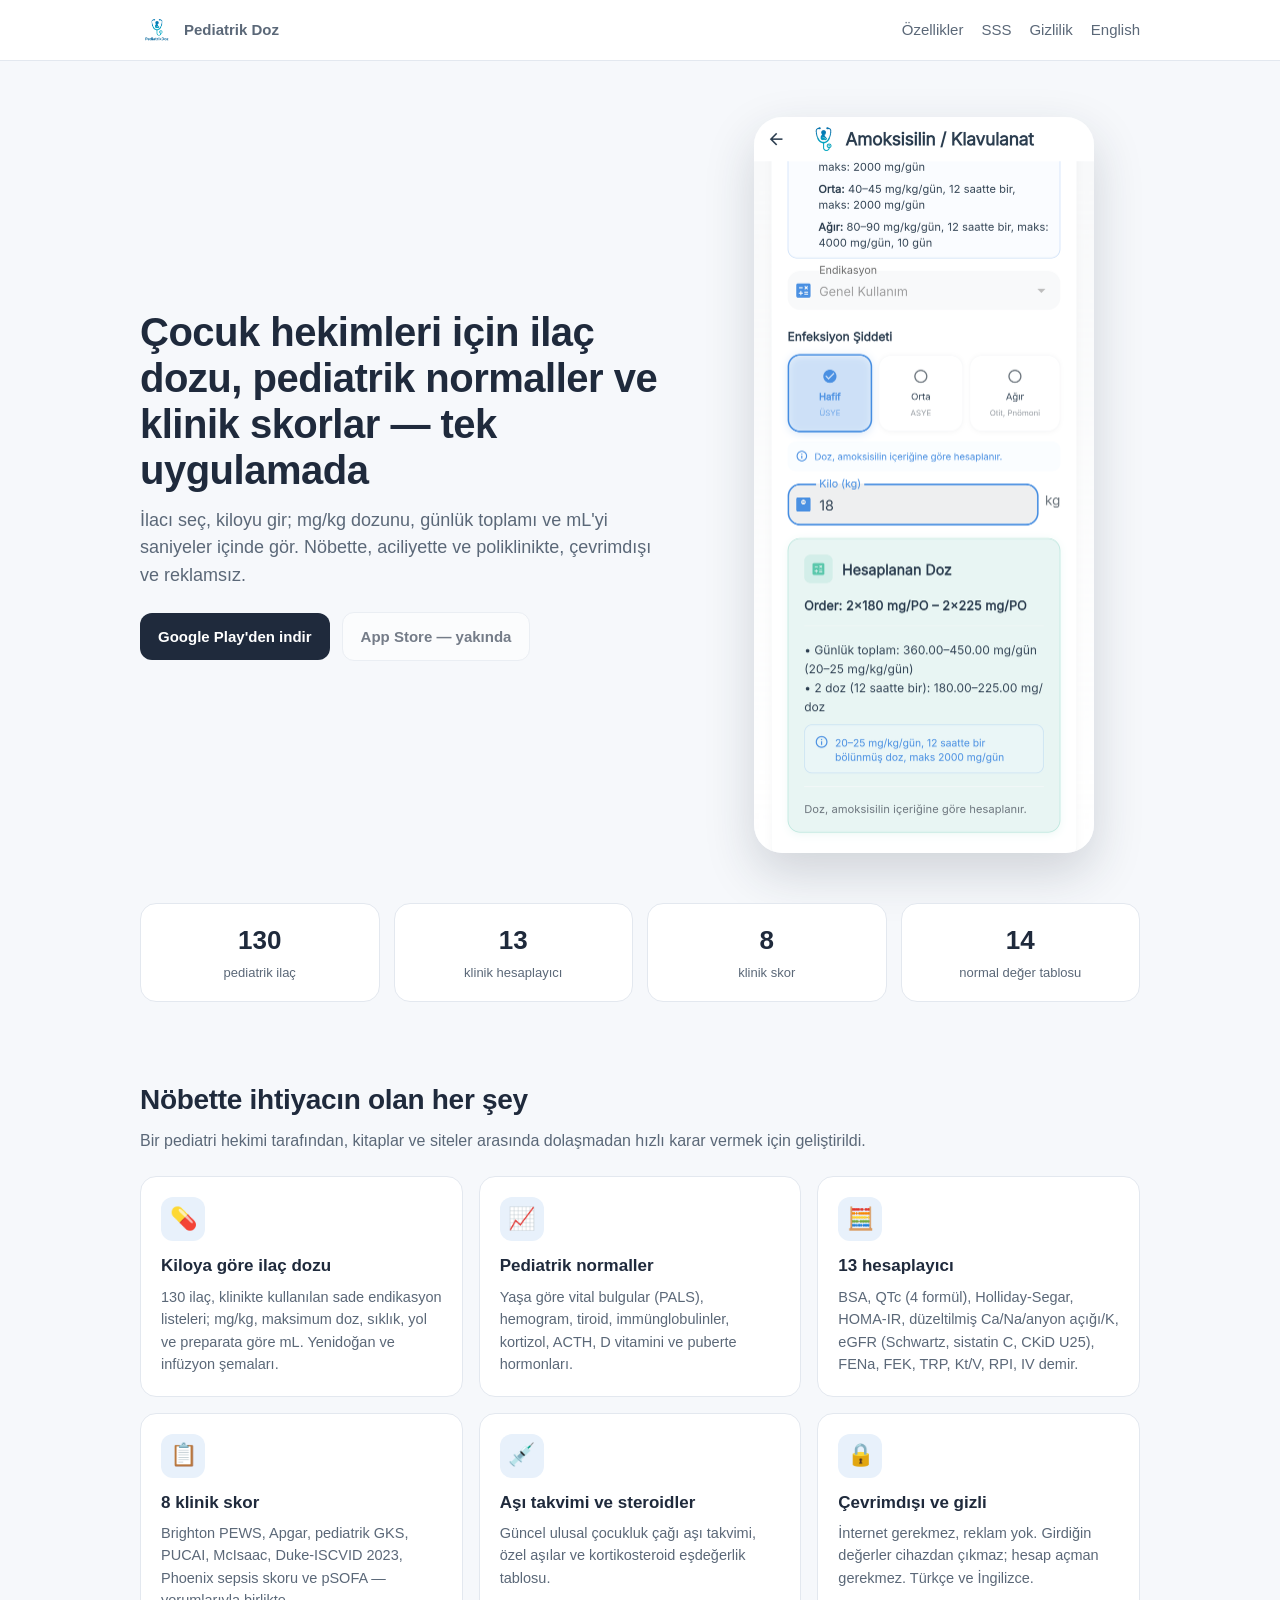
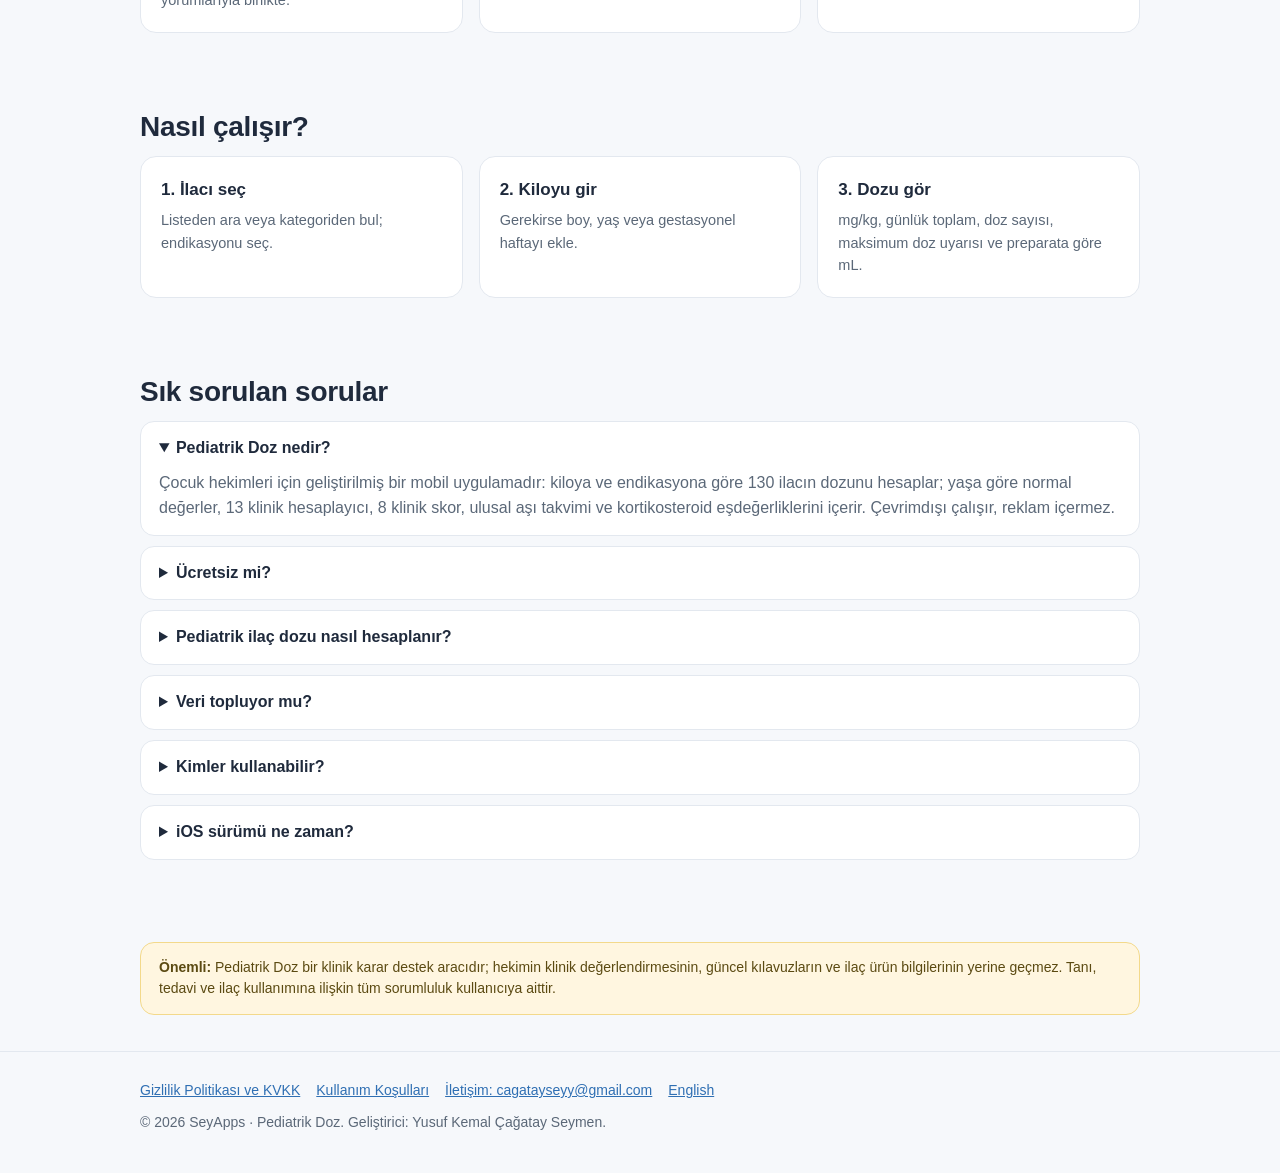
<file: index.html>
<!doctype html>
<html lang="tr">
<head>
<meta name="google-site-verification" content="6N6_e85mex_gUIIbDe6sx_kofOlQ2s7BIykoNclNKnE" />
  <meta charset="utf-8">
<meta name="viewport" content="width=device-width,initial-scale=1">
<title>Pediatrik Doz – Çocuk hekimleri için ilaç doz hesaplama, pediatrik normaller ve klinik skorlar</title>
<meta name="description" content="Pediatrik Doz: kiloya ve endikasyona göre çocuk ilaç dozu hesaplama (130 ilaç), yaşa göre pediatrik normal değerler, 13 klinik hesaplayıcı ve 8 skor. Çevrimdışı, reklamsız; Android'de yayında.">
<link rel="canonical" href="https://cagatayseyy-cmyk.github.io/pediatrikdoz-site/">
<link rel="alternate" hreflang="tr" href="https://cagatayseyy-cmyk.github.io/pediatrikdoz-site/">
<link rel="alternate" hreflang="en" href="https://cagatayseyy-cmyk.github.io/pediatrikdoz-site/en/">
<link rel="alternate" hreflang="x-default" href="https://cagatayseyy-cmyk.github.io/pediatrikdoz-site/">
<link rel="icon" href="img/icon.png" type="image/png">
<link rel="apple-touch-icon" href="img/icon.png">
<link rel="stylesheet" href="_style.css">
<meta name="robots" content="index,follow,max-image-preview:large">
<meta property="og:type" content="website">
<meta property="og:site_name" content="Pediatrik Doz">
<meta property="og:title" content="Pediatrik Doz – Çocuk hekimleri için ilaç doz hesaplama">
<meta property="og:description" content="130 ilaç, pediatrik normaller, 13 hesaplayıcı ve 8 klinik skor tek uygulamada. Çevrimdışı, reklamsız.">
<meta property="og:url" content="https://cagatayseyy-cmyk.github.io/pediatrikdoz-site/">
<meta property="og:image" content="https://cagatayseyy-cmyk.github.io/pediatrikdoz-site/img/og.png">
<meta property="og:locale" content="tr_TR">
<meta name="twitter:card" content="summary_large_image">
<script type="application/ld+json">
{
  "@context": "https://schema.org",
  "@graph": [
    {
      "@type": "MobileApplication",
      "@id": "https://cagatayseyy-cmyk.github.io/pediatrikdoz-site/#app",
      "name": "Pediatrik Doz",
      "alternateName": ["Pediatric Dose", "Pediatrik Doz: Çocuk İlaç Dozu"],
      "description": "Çocuk hekimleri için kiloya ve endikasyona göre ilaç doz hesaplama, yaşa göre pediatrik normal değerler, klinik hesaplayıcılar, klinik skorlar, aşı takvimi ve kortikosteroid eşdeğerlikleri. Çevrimdışı çalışır, reklam içermez.",
      "applicationCategory": "MedicalApplication",
      "applicationSubCategory": "Clinical decision support",
      "operatingSystem": "Android, iOS",
      "inLanguage": ["tr", "en"],
      "isAccessibleForFree": true,
      "offers": [
        {"@type": "Offer", "price": "0", "priceCurrency": "TRY", "description": "Ücretsiz indirme; 20 temel ilaç ve temel hesaplayıcılar ücretsiz"},
        {"@type": "Offer", "description": "Premium: aylık veya 6 aylık abonelik ya da tek seferlik ömür boyu erişim (mağaza fiyatı)"}
      ],
      "featureList": [
        "130 pediatrik ilaç için kiloya göre doz hesaplama (mg/kg, günlük toplam, mL)",
        "Yaşa göre vital bulgular, hemogram, tiroid, immünglobulin ve hormon referans aralıkları",
        "13 klinik hesaplayıcı: BSA, QTc, Holliday-Segar, HOMA-IR, düzeltilmiş elektrolitler, eGFR, FENa, FEK, TRP, Kt/V, RPI, IV demir",
        "8 klinik skor: Brighton PEWS, Apgar, pediatrik GKS, PUCAI, McIsaac, Duke-ISCVID 2023, Phoenix sepsis, pSOFA",
        "Ulusal çocukluk çağı aşı takvimi",
        "Kortikosteroid eşdeğerlik tablosu"
      ],
      "audience": {"@type": "Audience", "audienceType": "Çocuk sağlığı ve hastalıkları hekimleri, pediatri asistanları, aile hekimleri, pediatri hemşireleri"},
      "installUrl": "https://play.google.com/store/apps/details?id=com.pediatrikdoz.pediatrik_doz",
      "downloadUrl": "https://play.google.com/store/apps/details?id=com.pediatrikdoz.pediatrik_doz",
      "softwareVersion": "1.2.0",
      "datePublished": "2026-09-01",
      "author": {"@id": "https://cagatayseyy-cmyk.github.io/pediatrikdoz-site/#dev"},
      "publisher": {"@id": "https://cagatayseyy-cmyk.github.io/pediatrikdoz-site/#dev"},
      "screenshot": "https://cagatayseyy-cmyk.github.io/pediatrikdoz-site/img/shot-1.png",
      "image": "https://cagatayseyy-cmyk.github.io/pediatrikdoz-site/img/icon.png",
      "url": "https://cagatayseyy-cmyk.github.io/pediatrikdoz-site/"
    },
    {
      "@type": "Organization",
      "@id": "https://cagatayseyy-cmyk.github.io/pediatrikdoz-site/#dev",
      "name": "SeyApps",
      "url": "https://cagatayseyy-cmyk.github.io/pediatrikdoz-site/",
      "email": "cagatayseyy@gmail.com",
      "logo": "https://cagatayseyy-cmyk.github.io/pediatrikdoz-site/img/icon.png",
      "founder": {"@type": "Person", "name": "Yusuf Kemal Çağatay Seymen", "jobTitle": "Çocuk Sağlığı ve Hastalıkları Araştırma Görevlisi"}
    },
    {
      "@type": "WebSite",
      "@id": "https://cagatayseyy-cmyk.github.io/pediatrikdoz-site/#site",
      "url": "https://cagatayseyy-cmyk.github.io/pediatrikdoz-site/",
      "name": "Pediatrik Doz",
      "inLanguage": "tr"
    },
    {
      "@type": "FAQPage",
      "mainEntity": [
        {"@type": "Question", "name": "Pediatrik Doz nedir?", "acceptedAnswer": {"@type": "Answer", "text": "Pediatrik Doz, çocuk hekimleri için geliştirilmiş bir mobil uygulamadır. Kiloya ve endikasyona göre 130 ilacın dozunu hesaplar; ayrıca yaşa göre pediatrik normal değerler, 13 klinik hesaplayıcı, 8 klinik skor, ulusal aşı takvimi ve kortikosteroid eşdeğerliklerini içerir. Çevrimdışı çalışır ve reklam içermez."}},
        {"@type": "Question", "name": "Pediatrik Doz ücretsiz mi?", "acceptedAnswer": {"@type": "Answer", "text": "Uygulama ücretsiz indirilir. 20 temel ilaç ile temel hesaplayıcı ve skorlar ücretsizdir; diğer içerikler her gün sınırlı sayıda ücretsiz görüntülenebilir. Tüm içeriğe sınırsız erişim için aylık, 6 aylık veya tek seferlik ömür boyu Premium seçenekleri vardır."}},
        {"@type": "Question", "name": "Pediatrik ilaç dozu nasıl hesaplanır?", "acceptedAnswer": {"@type": "Answer", "text": "Çocuklarda ilaç dozu genellikle vücut ağırlığına göre (mg/kg/doz veya mg/kg/gün) hesaplanır; sonuç ilacın maksimum dozunu aşamaz ve günlük toplam, uygulama sıklığına göre bölünür. Pediatrik Doz bu hesabı yapar ve seçilen preparata göre mL cinsinden hacmi gösterir. Hesaplama bir yardımcı araçtır; nihai klinik karar hekime aittir."}},
        {"@type": "Question", "name": "Hangi hesaplayıcılar ve skorlar var?", "acceptedAnswer": {"@type": "Answer", "text": "Hesaplayıcılar: vücut yüzey alanı (Mosteller), QTc (Bazett, Fridericia, Framingham, Ashman), idame sıvı (Holliday-Segar), HOMA-IR, düzeltilmiş kalsiyum, sodyum, anyon açığı ve potasyum, eGFR (bedside Schwartz, sistatin C, CKiD, CKiD U25), TRP/TmP-GFR, FENa, FEK, 24 saatlik proteinüri, Kt/V, düzeltilmiş retikülosit/RPI ve IV demir ihtiyacı. Skorlar: Brighton PEWS, Apgar, pediatrik Glasgow Koma Skoru, PUCAI, McIsaac, Duke-ISCVID 2023, Phoenix sepsis skoru ve pSOFA."}},
        {"@type": "Question", "name": "Veri topluyor mu, hasta bilgisi kaydediyor mu?", "acceptedAnswer": {"@type": "Answer", "text": "Hayır. Girilen kilo ve laboratuvar değerleri yalnızca cihazda işlenir ve hiçbir sunucuya gönderilmez. Uygulama hesap açmayı gerektirmez; yalnızca abonelik durumunu doğrulamak için anonim bir kimlik kullanılır."}},
        {"@type": "Question", "name": "Kimler kullanabilir?", "acceptedAnswer": {"@type": "Answer", "text": "Uygulama sağlık profesyonelleri (çocuk sağlığı ve hastalıkları uzman ve asistanları, aile hekimleri, acil hekimleri, pediatri hemşireleri, intörnler) için tasarlanmıştır. Tıbbi tavsiye değildir ve tıbbi cihaz değildir; hasta ve veliler tarafından tedavi kararı vermek için kullanılamaz."}}
      ]
    }
  ]
}
</script>
</head>
<body>
<header><div class="wrap nav">
  <a class="brand" href="./"><img src="img/icon.png" alt="Pediatrik Doz logosu" width="34" height="34">Pediatrik Doz</a>
  <ul>
    <li><a href="#ozellikler">Özellikler</a></li>
    <li><a href="#sss">SSS</a></li>
    <li><a href="gizlilik/">Gizlilik</a></li>
    <li><a href="en/" hreflang="en">English</a></li>
  </ul>
</div></header>

<main class="wrap">
  <section class="hero">
    <div>
      <h1>Çocuk hekimleri için ilaç dozu, pediatrik normaller ve klinik skorlar — tek uygulamada</h1>
      <p class="lead">İlacı seç, kiloyu gir; mg/kg dozunu, günlük toplamı ve mL'yi saniyeler içinde gör. Nöbette, aciliyette ve poliklinikte, çevrimdışı ve reklamsız.</p>
      <div class="badges">
        <a class="btn primary" href="https://play.google.com/store/apps/details?id=com.pediatrikdoz.pediatrik_doz" rel="noopener">Google Play'den indir</a>
        <a class="btn ghost soon" href="#" aria-disabled="true">App Store — yakında</a>
      </div>
    </div>
    <img class="shot" src="img/shot-1.png" alt="Pediatrik Doz uygulamasında bir ilacın kiloya göre doz hesabı ekranı" width="340" height="736">
  </section>

  <div class="stats">
    <div class="stat"><b>130</b><span>pediatrik ilaç</span></div>
    <div class="stat"><b>13</b><span>klinik hesaplayıcı</span></div>
    <div class="stat"><b>8</b><span>klinik skor</span></div>
    <div class="stat"><b>14</b><span>normal değer tablosu</span></div>
  </div>

  <section id="ozellikler">
    <h2>Nöbette ihtiyacın olan her şey</h2>
    <p class="sub">Bir pediatri hekimi tarafından, kitaplar ve siteler arasında dolaşmadan hızlı karar vermek için geliştirildi.</p>
    <div class="grid">
      <div class="card"><div class="icon">💊</div><h3>Kiloya göre ilaç dozu</h3><p>130 ilaç, klinikte kullanılan sade endikasyon listeleri; mg/kg, maksimum doz, sıklık, yol ve preparata göre mL. Yenidoğan ve infüzyon şemaları.</p></div>
      <div class="card"><div class="icon">📈</div><h3>Pediatrik normaller</h3><p>Yaşa göre vital bulgular (PALS), hemogram, tiroid, immünglobulinler, kortizol, ACTH, D vitamini ve puberte hormonları.</p></div>
      <div class="card"><div class="icon">🧮</div><h3>13 hesaplayıcı</h3><p>BSA, QTc (4 formül), Holliday-Segar, HOMA-IR, düzeltilmiş Ca/Na/anyon açığı/K, eGFR (Schwartz, sistatin C, CKiD U25), FENa, FEK, TRP, Kt/V, RPI, IV demir.</p></div>
      <div class="card"><div class="icon">📋</div><h3>8 klinik skor</h3><p>Brighton PEWS, Apgar, pediatrik GKS, PUCAI, McIsaac, Duke-ISCVID 2023, Phoenix sepsis skoru ve pSOFA — yorumlarıyla birlikte.</p></div>
      <div class="card"><div class="icon">💉</div><h3>Aşı takvimi ve steroidler</h3><p>Güncel ulusal çocukluk çağı aşı takvimi, özel aşılar ve kortikosteroid eşdeğerlik tablosu.</p></div>
      <div class="card"><div class="icon">🔒</div><h3>Çevrimdışı ve gizli</h3><p>İnternet gerekmez, reklam yok. Girdiğin değerler cihazdan çıkmaz; hesap açman gerekmez. Türkçe ve İngilizce.</p></div>
    </div>
  </section>

  <section>
    <h2>Nasıl çalışır?</h2>
    <div class="grid">
      <div class="card"><h3>1. İlacı seç</h3><p>Listeden ara veya kategoriden bul; endikasyonu seç.</p></div>
      <div class="card"><h3>2. Kiloyu gir</h3><p>Gerekirse boy, yaş veya gestasyonel haftayı ekle.</p></div>
      <div class="card"><h3>3. Dozu gör</h3><p>mg/kg, günlük toplam, doz sayısı, maksimum doz uyarısı ve preparata göre mL.</p></div>
    </div>
  </section>

  <section id="sss" class="faq">
    <h2>Sık sorulan sorular</h2>
    <details open><summary>Pediatrik Doz nedir?</summary><p>Çocuk hekimleri için geliştirilmiş bir mobil uygulamadır: kiloya ve endikasyona göre 130 ilacın dozunu hesaplar; yaşa göre normal değerler, 13 klinik hesaplayıcı, 8 klinik skor, ulusal aşı takvimi ve kortikosteroid eşdeğerliklerini içerir. Çevrimdışı çalışır, reklam içermez.</p></details>
    <details><summary>Ücretsiz mi?</summary><p>Ücretsiz indirilir. 20 temel ilaç ile temel hesaplayıcı ve skorlar ücretsizdir; diğer içerikler her gün sınırlı sayıda ücretsiz görüntülenebilir. Sınırsız erişim için aylık, 6 aylık veya tek seferlik ömür boyu Premium vardır.</p></details>
    <details><summary>Pediatrik ilaç dozu nasıl hesaplanır?</summary><p>Çocuklarda doz genellikle vücut ağırlığına göre (mg/kg/doz veya mg/kg/gün) hesaplanır, ilacın maksimum dozunu aşamaz ve günlük toplam uygulama sıklığına bölünür. Uygulama bu hesabı yapar ve seçilen preparata göre mL hacmini gösterir. Sonuç bir yardımcı araçtır; nihai klinik karar hekime aittir.</p></details>
    <details><summary>Veri topluyor mu?</summary><p>Hayır. Girilen değerler yalnızca cihazda işlenir, sunucuya gönderilmez. Hesap açılmaz; sadece abonelik durumunu doğrulamak için anonim bir kimlik kullanılır. Ayrıntılar <a href="gizlilik/">gizlilik politikasında</a>.</p></details>
    <details><summary>Kimler kullanabilir?</summary><p>Sağlık profesyonelleri için tasarlanmıştır. Tıbbi tavsiye veya tıbbi cihaz değildir; hasta ve veliler tarafından tedavi kararı vermek için kullanılamaz.</p></details>
    <details><summary>iOS sürümü ne zaman?</summary><p>App Store sürümü inceleme aşamasındadır; yayınlandığında bu sayfada ve mağazada duyurulacaktır.</p></details>
  </section>

  <section>
    <div class="notice"><strong>Önemli:</strong> Pediatrik Doz bir klinik karar destek aracıdır; hekimin klinik değerlendirmesinin, güncel kılavuzların ve ilaç ürün bilgilerinin yerine geçmez. Tanı, tedavi ve ilaç kullanımına ilişkin tüm sorumluluk kullanıcıya aittir.</div>
  </section>
</main>

<footer><div class="wrap">
  <div class="links">
    <a href="gizlilik/">Gizlilik Politikası ve KVKK</a>
    <a href="kullanim-kosullari/">Kullanım Koşulları</a>
    <a href="mailto:cagatayseyy@gmail.com">İletişim: cagatayseyy@gmail.com</a>
    <a href="en/">English</a>
  </div>
  <div>© 2026 SeyApps · Pediatrik Doz. Geliştirici: Yusuf Kemal Çağatay Seymen.</div>
</div></footer>
</body>
</html>
</file>
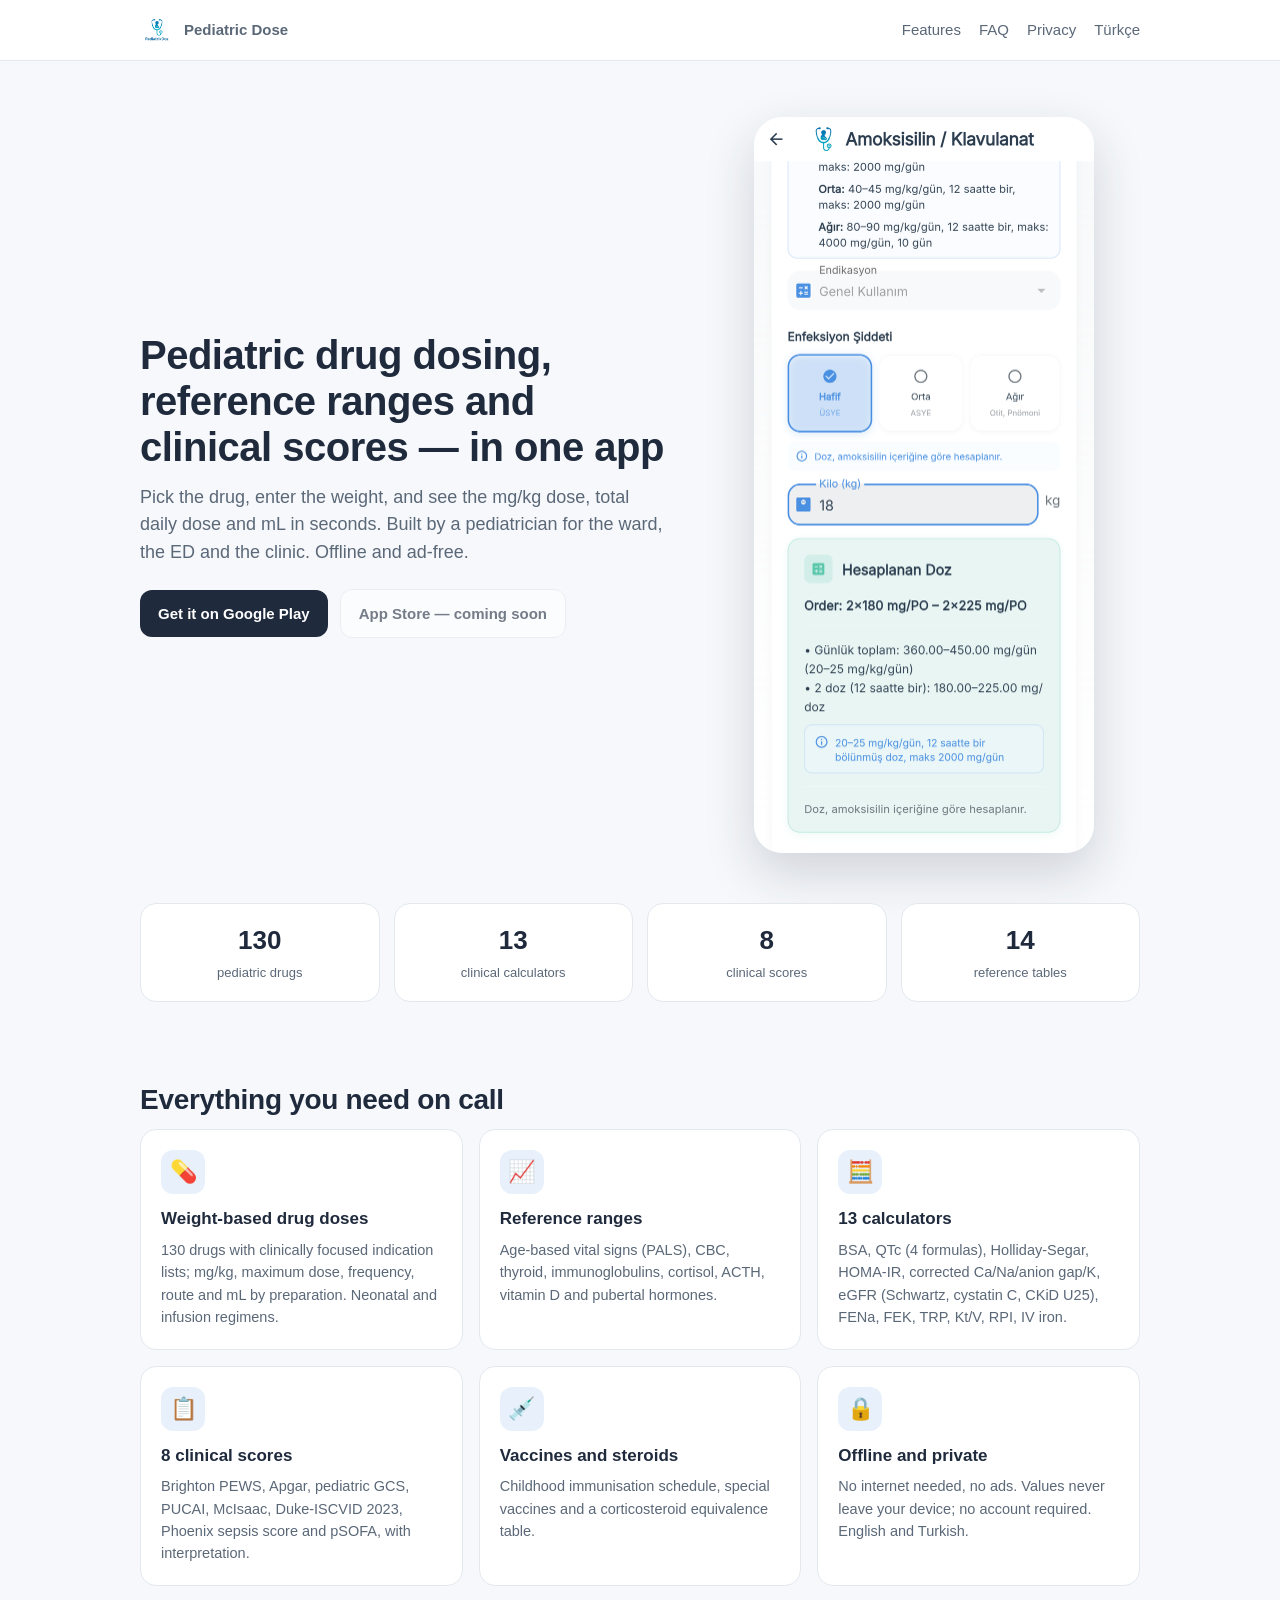
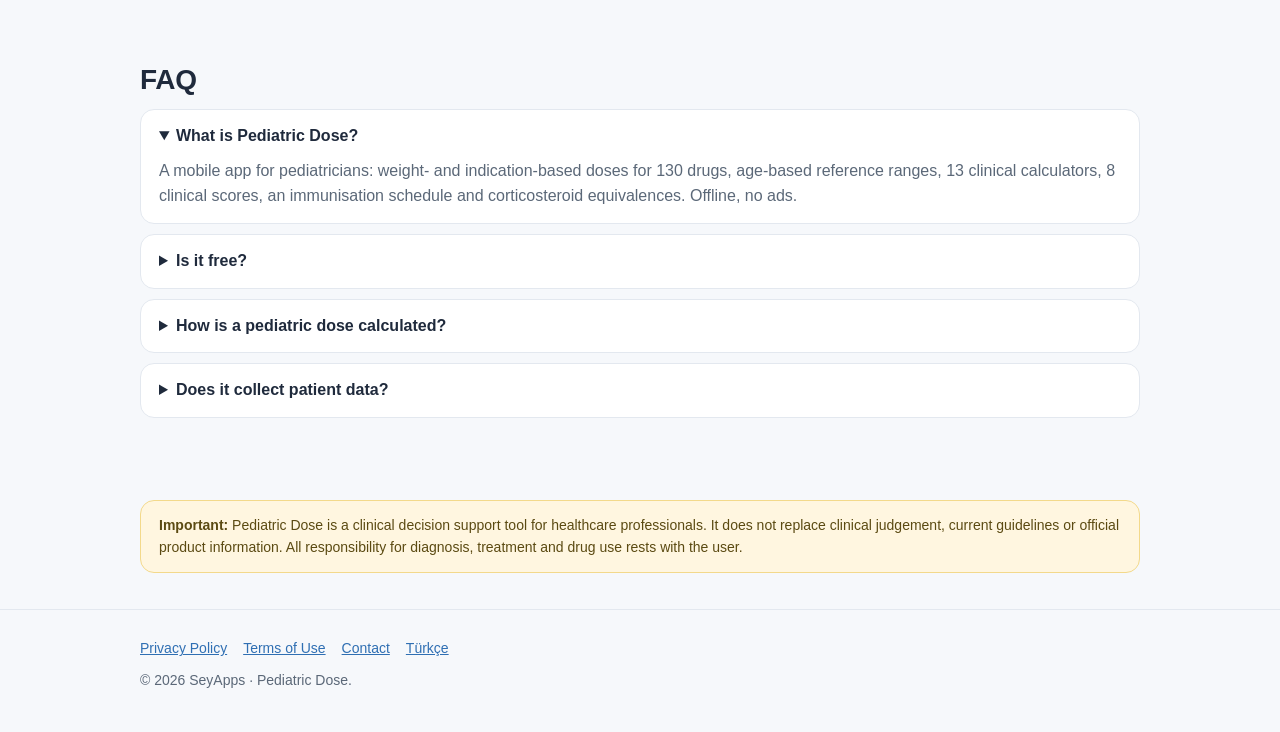
<file: en/index.html>
<!doctype html>
<html lang="en">
<head>
<meta name="google-site-verification" content="6N6_e85mex_gUIIbDe6sx_kofOlQ2s7BIykoNclNKnE" />
  <meta charset="utf-8">
<meta name="viewport" content="width=device-width,initial-scale=1">
<title>Pediatric Dose – Pediatric drug dosing calculator, reference ranges and clinical scores</title>
<meta name="description" content="Pediatric Dose: weight-based pediatric drug dose calculator (130 drugs), age-based reference ranges, 13 clinical calculators and 8 clinical scores for pediatricians. Offline, ad-free, on Android.">
<link rel="canonical" href="https://cagatayseyy-cmyk.github.io/pediatrikdoz-site/en/">
<link rel="alternate" hreflang="en" href="https://cagatayseyy-cmyk.github.io/pediatrikdoz-site/en/">
<link rel="alternate" hreflang="tr" href="https://cagatayseyy-cmyk.github.io/pediatrikdoz-site/">
<link rel="alternate" hreflang="x-default" href="https://cagatayseyy-cmyk.github.io/pediatrikdoz-site/">
<link rel="icon" href="../img/icon.png" type="image/png">
<link rel="stylesheet" href="../_style.css">
<meta name="robots" content="index,follow,max-image-preview:large">
<meta property="og:type" content="website">
<meta property="og:title" content="Pediatric Dose – Pediatric drug dosing calculator">
<meta property="og:description" content="130 drugs, reference ranges, 13 calculators and 8 clinical scores in one offline, ad-free app for pediatricians.">
<meta property="og:url" content="https://cagatayseyy-cmyk.github.io/pediatrikdoz-site/en/">
<meta property="og:image" content="https://cagatayseyy-cmyk.github.io/pediatrikdoz-site/img/og.png">
<meta property="og:locale" content="en_US">
<meta name="twitter:card" content="summary_large_image">
<script type="application/ld+json">
{
  "@context": "https://schema.org",
  "@graph": [
    {
      "@type": "MobileApplication",
      "@id": "https://cagatayseyy-cmyk.github.io/pediatrikdoz-site/#app",
      "name": "Pediatric Dose",
      "alternateName": ["Pediatrik Doz"],
      "description": "Weight-based pediatric drug dose calculator with 130 drugs, age-based reference ranges, 13 clinical calculators, 8 clinical scores, immunisation schedule and corticosteroid equivalence. Works offline, no ads.",
      "applicationCategory": "MedicalApplication",
      "operatingSystem": "Android, iOS",
      "inLanguage": ["en", "tr"],
      "isAccessibleForFree": true,
      "offers": [{"@type": "Offer", "price": "0", "priceCurrency": "USD", "description": "Free download; 20 core drugs and core calculators free; Premium subscription or one-time lifetime purchase"}],
      "featureList": [
        "Weight-based dosing for 130 pediatric drugs (mg/kg, total daily dose, mL)",
        "Age-based vital signs, CBC, thyroid, immunoglobulin and hormone reference ranges",
        "13 calculators: BSA, QTc, Holliday-Segar, HOMA-IR, corrected electrolytes, eGFR, FENa, FEK, TRP, Kt/V, RPI, IV iron",
        "8 scores: Brighton PEWS, Apgar, pediatric GCS, PUCAI, McIsaac, Duke-ISCVID 2023, Phoenix sepsis, pSOFA"
      ],
      "audience": {"@type": "Audience", "audienceType": "Pediatricians, pediatric residents, family physicians, pediatric nurses"},
      "installUrl": "https://play.google.com/store/apps/details?id=com.pediatrikdoz.pediatrik_doz",
      "softwareVersion": "1.2.0",
      "author": {"@type": "Organization", "name": "SeyApps", "email": "cagatayseyy@gmail.com"},
      "url": "https://cagatayseyy-cmyk.github.io/pediatrikdoz-site/en/"
    },
    {
      "@type": "FAQPage",
      "mainEntity": [
        {"@type": "Question", "name": "What is Pediatric Dose?", "acceptedAnswer": {"@type": "Answer", "text": "Pediatric Dose is a mobile app for pediatricians. It calculates weight- and indication-based doses for 130 drugs and includes age-based reference ranges, 13 clinical calculators, 8 clinical scores, an immunisation schedule and corticosteroid equivalences. It works offline and has no ads."}},
        {"@type": "Question", "name": "Is Pediatric Dose free?", "acceptedAnswer": {"@type": "Answer", "text": "The app is free to download. 20 core drugs and the core calculators and scores are free; other content can be viewed a limited number of times per day. Premium (monthly, 6-month or one-time lifetime) unlocks everything."}},
        {"@type": "Question", "name": "How is a pediatric drug dose calculated?", "acceptedAnswer": {"@type": "Answer", "text": "Pediatric doses are usually calculated per kilogram of body weight (mg/kg/dose or mg/kg/day), capped at the drug's maximum dose and divided by the dosing frequency. Pediatric Dose performs this calculation and shows the volume in mL for the selected preparation. The result is a supporting tool; the final clinical decision rests with the clinician."}},
        {"@type": "Question", "name": "Does the app collect patient data?", "acceptedAnswer": {"@type": "Answer", "text": "No. Weights and laboratory values are processed only on the device and never sent to a server. No account is required; only an anonymous identifier is used to verify subscription status."}}
      ]
    }
  ]
}
</script>
</head>
<body>
<header><div class="wrap nav">
  <a class="brand" href="./"><img src="../img/icon.png" alt="Pediatric Dose logo" width="34" height="34">Pediatric Dose</a>
  <ul>
    <li><a href="#features">Features</a></li>
    <li><a href="#faq">FAQ</a></li>
    <li><a href="../gizlilik/">Privacy</a></li>
    <li><a href="../" hreflang="tr">Türkçe</a></li>
  </ul>
</div></header>

<main class="wrap">
  <section class="hero">
    <div>
      <h1>Pediatric drug dosing, reference ranges and clinical scores — in one app</h1>
      <p class="lead">Pick the drug, enter the weight, and see the mg/kg dose, total daily dose and mL in seconds. Built by a pediatrician for the ward, the ED and the clinic. Offline and ad-free.</p>
      <div class="badges">
        <a class="btn primary" href="https://play.google.com/store/apps/details?id=com.pediatrikdoz.pediatrik_doz&hl=en" rel="noopener">Get it on Google Play</a>
        <a class="btn ghost soon" href="#" aria-disabled="true">App Store — coming soon</a>
      </div>
    </div>
    <img class="shot" src="../img/shot-1.png" alt="Pediatric Dose app showing a weight-based dose calculation" width="340" height="736">
  </section>

  <div class="stats">
    <div class="stat"><b>130</b><span>pediatric drugs</span></div>
    <div class="stat"><b>13</b><span>clinical calculators</span></div>
    <div class="stat"><b>8</b><span>clinical scores</span></div>
    <div class="stat"><b>14</b><span>reference tables</span></div>
  </div>

  <section id="features">
    <h2>Everything you need on call</h2>
    <div class="grid">
      <div class="card"><div class="icon">💊</div><h3>Weight-based drug doses</h3><p>130 drugs with clinically focused indication lists; mg/kg, maximum dose, frequency, route and mL by preparation. Neonatal and infusion regimens.</p></div>
      <div class="card"><div class="icon">📈</div><h3>Reference ranges</h3><p>Age-based vital signs (PALS), CBC, thyroid, immunoglobulins, cortisol, ACTH, vitamin D and pubertal hormones.</p></div>
      <div class="card"><div class="icon">🧮</div><h3>13 calculators</h3><p>BSA, QTc (4 formulas), Holliday-Segar, HOMA-IR, corrected Ca/Na/anion gap/K, eGFR (Schwartz, cystatin C, CKiD U25), FENa, FEK, TRP, Kt/V, RPI, IV iron.</p></div>
      <div class="card"><div class="icon">📋</div><h3>8 clinical scores</h3><p>Brighton PEWS, Apgar, pediatric GCS, PUCAI, McIsaac, Duke-ISCVID 2023, Phoenix sepsis score and pSOFA, with interpretation.</p></div>
      <div class="card"><div class="icon">💉</div><h3>Vaccines and steroids</h3><p>Childhood immunisation schedule, special vaccines and a corticosteroid equivalence table.</p></div>
      <div class="card"><div class="icon">🔒</div><h3>Offline and private</h3><p>No internet needed, no ads. Values never leave your device; no account required. English and Turkish.</p></div>
    </div>
  </section>

  <section id="faq" class="faq">
    <h2>FAQ</h2>
    <details open><summary>What is Pediatric Dose?</summary><p>A mobile app for pediatricians: weight- and indication-based doses for 130 drugs, age-based reference ranges, 13 clinical calculators, 8 clinical scores, an immunisation schedule and corticosteroid equivalences. Offline, no ads.</p></details>
    <details><summary>Is it free?</summary><p>Free to download. 20 core drugs and the core calculators and scores are free; other content can be viewed a limited number of times per day. Premium (monthly, 6-month or one-time lifetime) unlocks everything.</p></details>
    <details><summary>How is a pediatric dose calculated?</summary><p>Per kilogram of body weight (mg/kg/dose or mg/kg/day), capped at the maximum dose and divided by the dosing frequency. The app does the maths and shows mL by preparation. It is a supporting tool; the final decision rests with the clinician.</p></details>
    <details><summary>Does it collect patient data?</summary><p>No. Values are processed on the device only. See the <a href="../gizlilik/">privacy policy</a>.</p></details>
  </section>

  <section><div class="notice"><strong>Important:</strong> Pediatric Dose is a clinical decision support tool for healthcare professionals. It does not replace clinical judgement, current guidelines or official product information. All responsibility for diagnosis, treatment and drug use rests with the user.</div></section>
</main>

<footer><div class="wrap">
  <div class="links"><a href="../gizlilik/">Privacy Policy</a><a href="../kullanim-kosullari/">Terms of Use</a><a href="mailto:cagatayseyy@gmail.com">Contact</a><a href="../">Türkçe</a></div>
  <div>© 2026 SeyApps · Pediatric Dose.</div>
</div></footer>
</body>
</html>
</file>
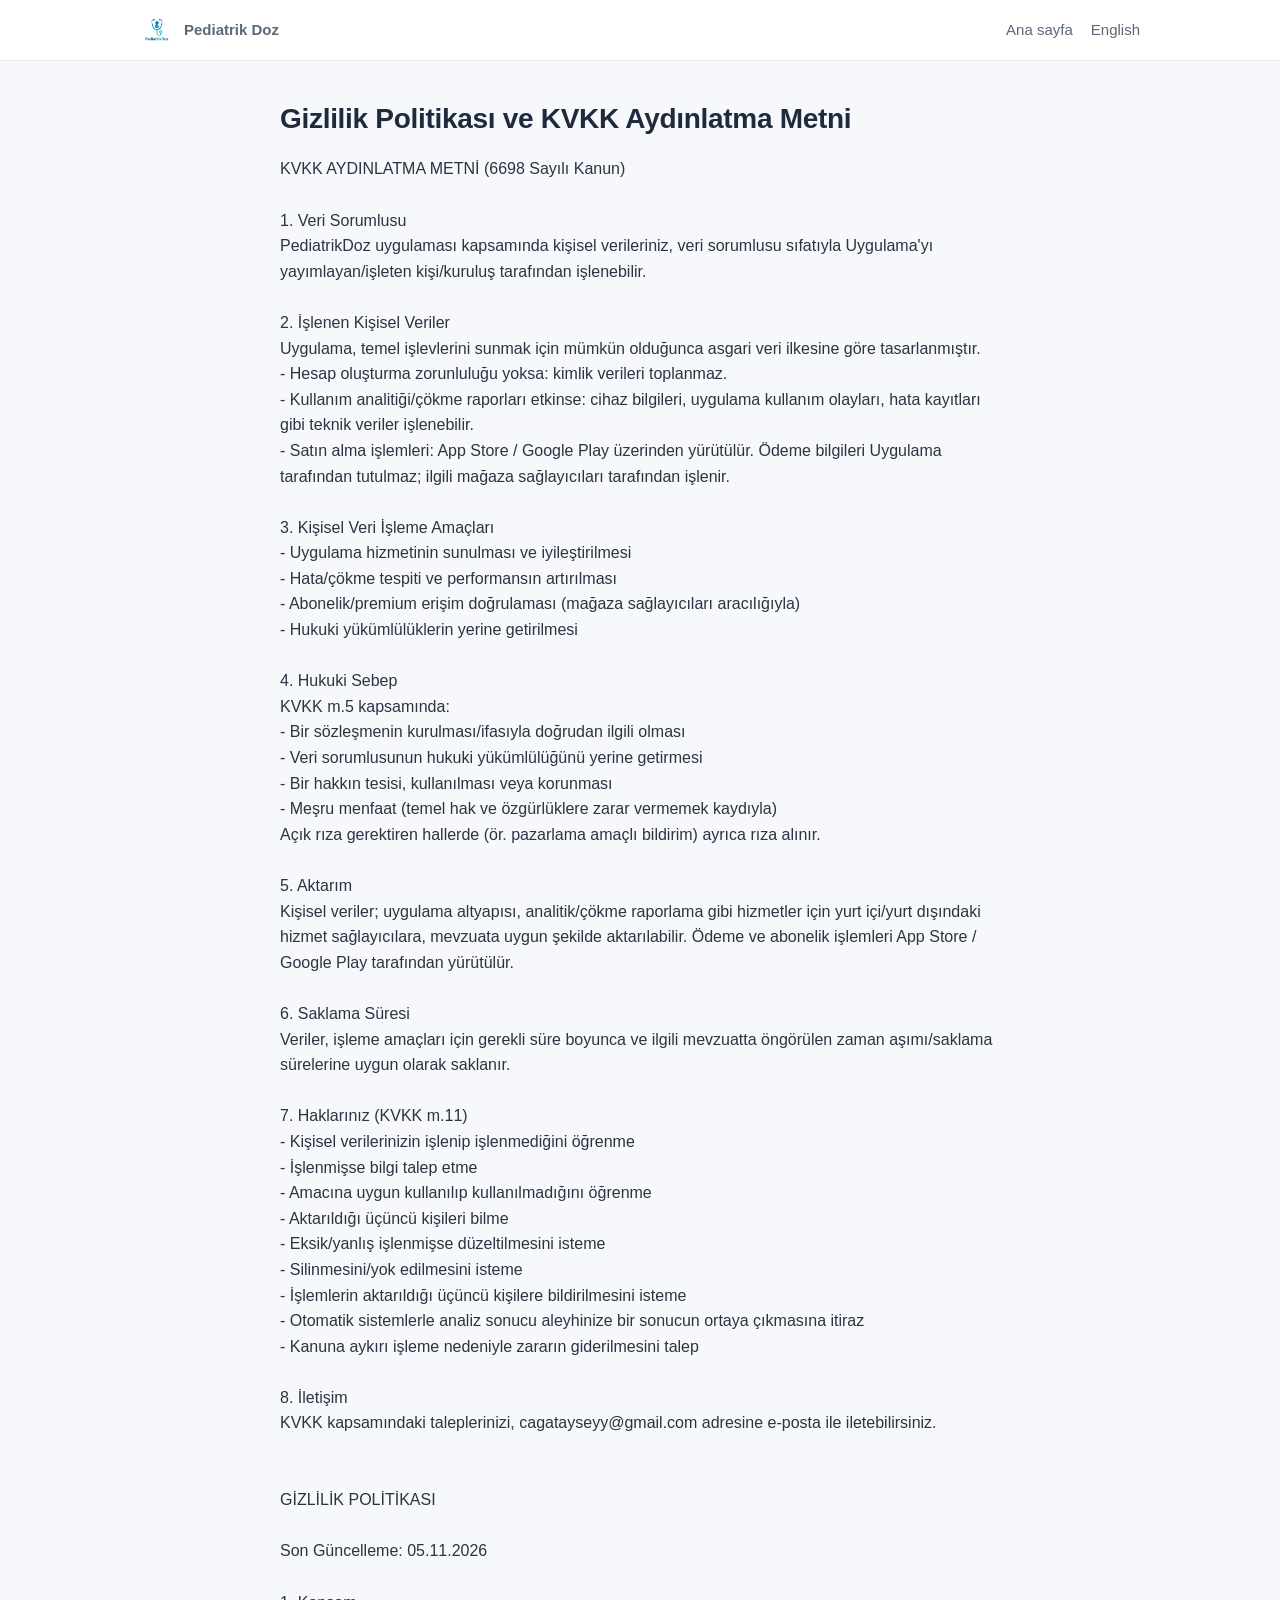
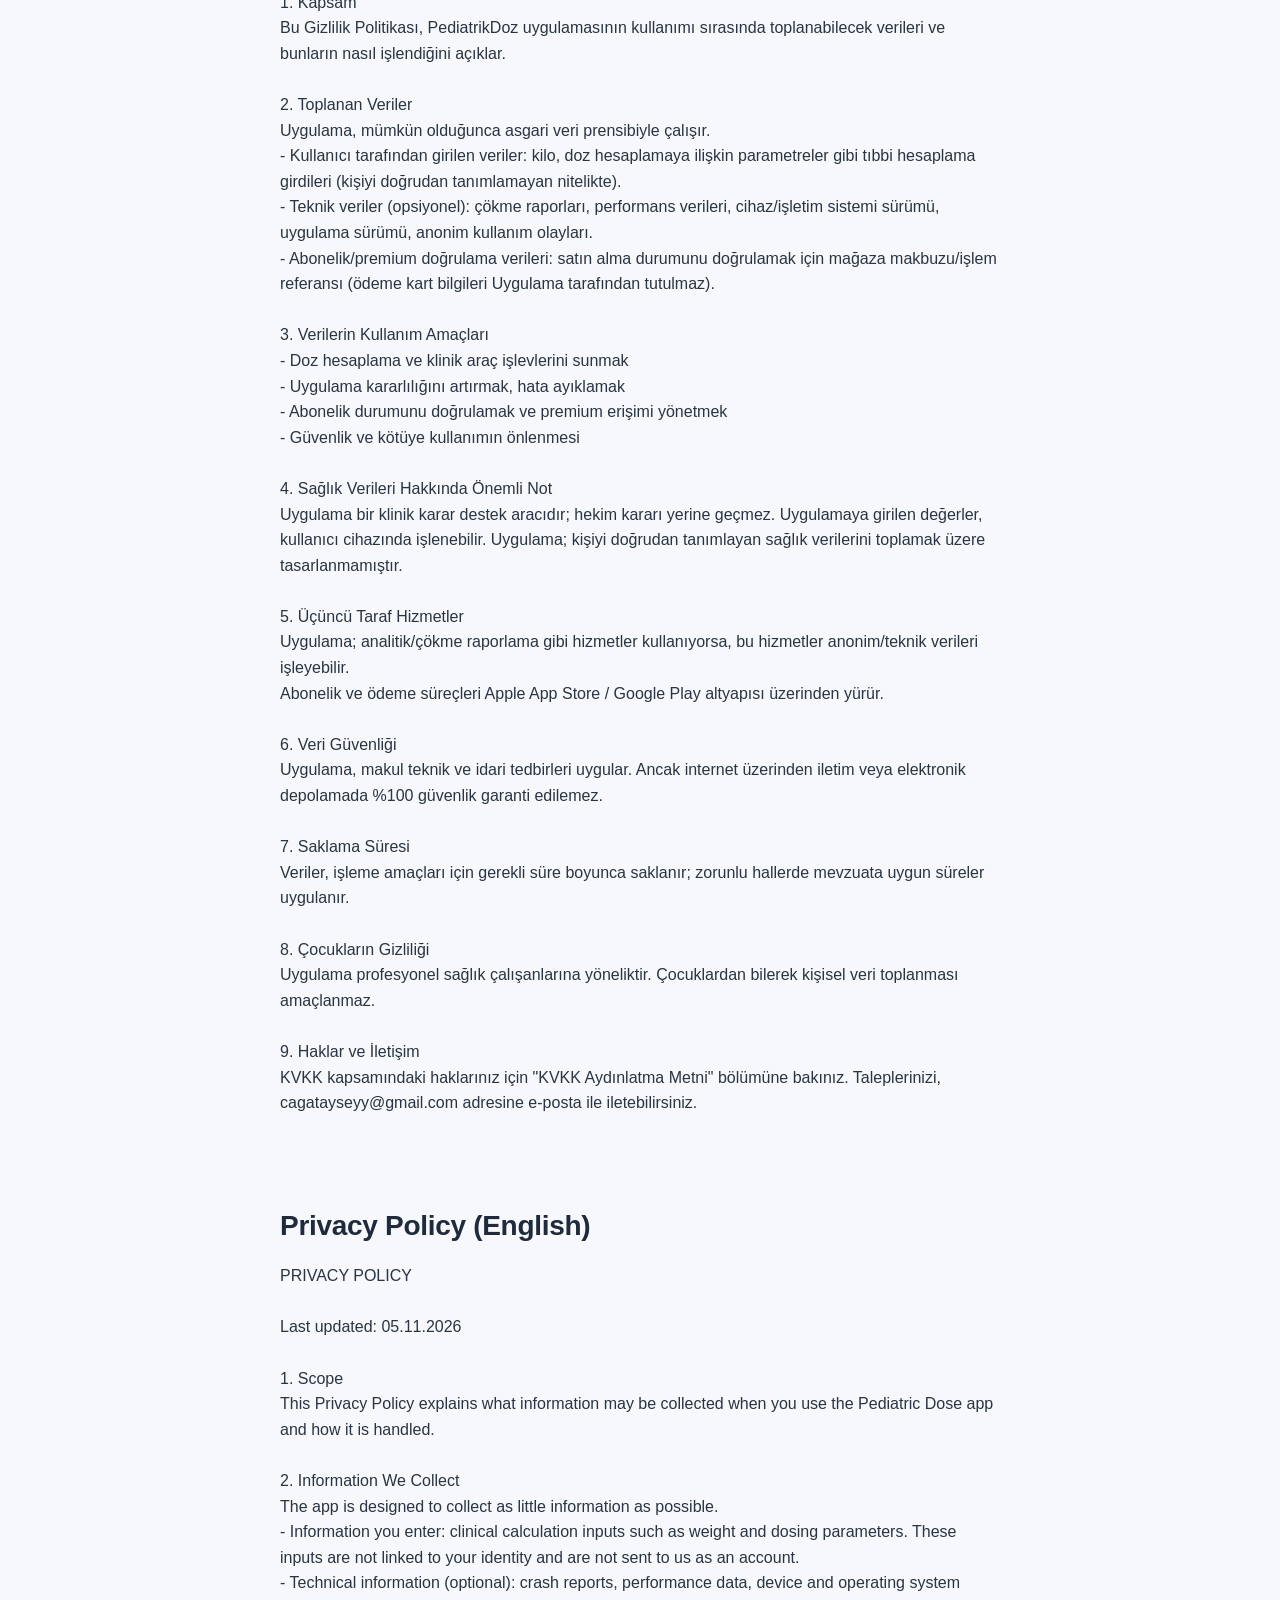
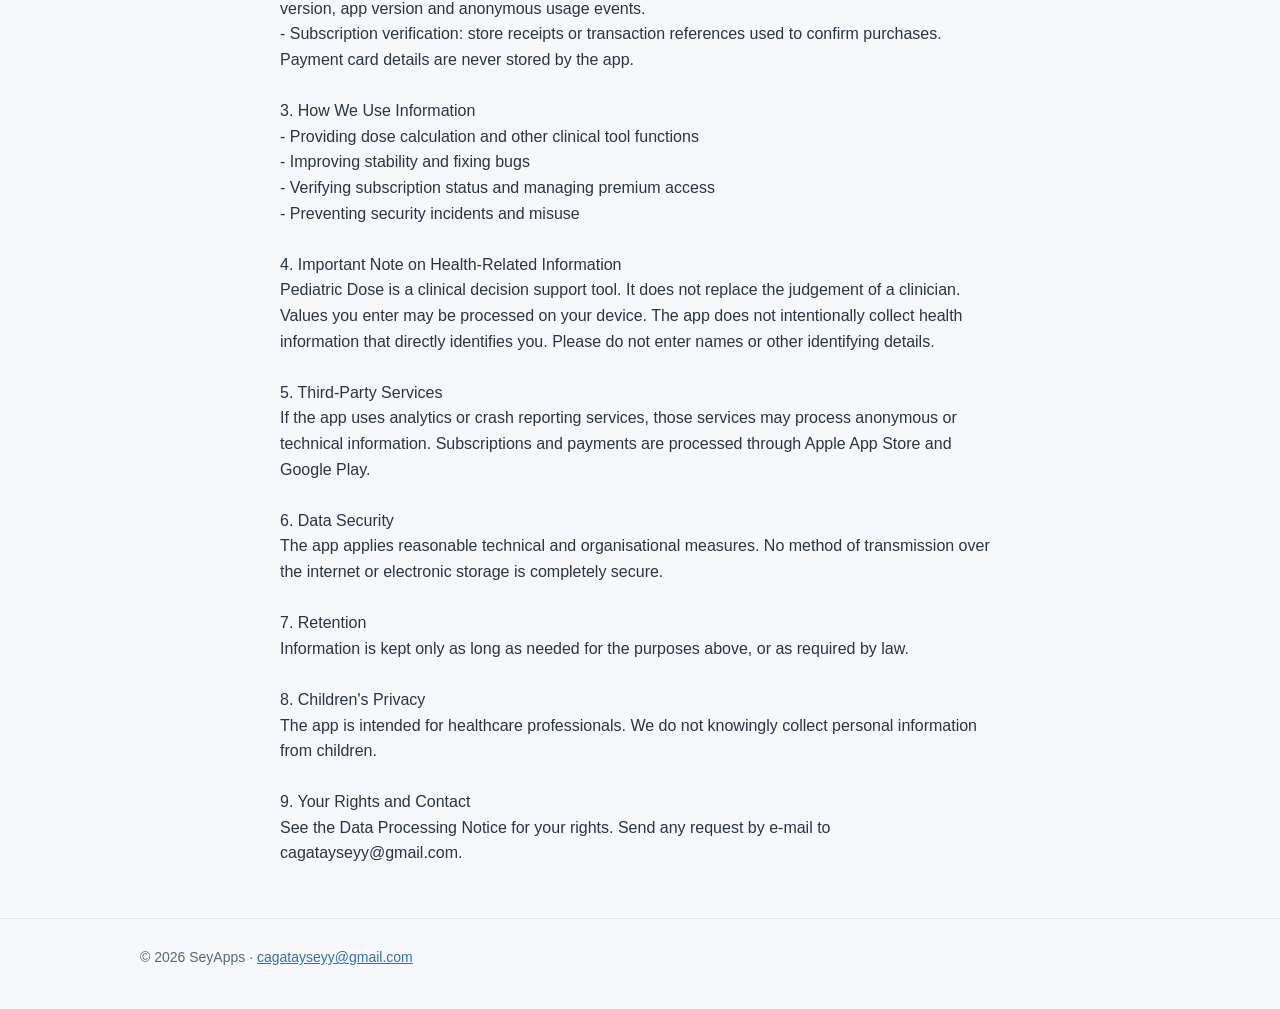
<file: gizlilik/index.html>
<!doctype html>
<html lang="tr"><head><meta charset="utf-8"><meta name="viewport" content="width=device-width,initial-scale=1">
<title>Gizlilik Politikası ve KVKK Aydınlatma Metni – Pediatrik Doz</title><meta name="description" content="Pediatrik Doz uygulamasının gizlilik politikası ve KVKK aydınlatma metni; hangi veriler işlenir, abonelik ve üçüncü taraflar, haklarınız.">
<link rel="canonical" href="https://cagatayseyy-cmyk.github.io/pediatrikdoz-site/gizlilik/"><link rel="stylesheet" href="../_style.css"><link rel="icon" href="../img/icon.png">
</head><body>
<header><div class="wrap nav"><a class="brand" href="../"><img src="../img/icon.png" alt="" width="34" height="34">Pediatrik Doz</a><ul><li><a href="../">Ana sayfa</a></li><li><a href="../en/">English</a></li></ul></div></header>
<main class="wrap legal"><section><h2>Gizlilik Politikası ve KVKK Aydınlatma Metni</h2><pre>KVKK AYDINLATMA METNİ (6698 Sayılı Kanun)

1. Veri Sorumlusu
PediatrikDoz uygulaması kapsamında kişisel verileriniz, veri sorumlusu sıfatıyla Uygulama&#x27;yı yayımlayan/işleten kişi/kuruluş tarafından işlenebilir.

2. İşlenen Kişisel Veriler
Uygulama, temel işlevlerini sunmak için mümkün olduğunca asgari veri ilkesine göre tasarlanmıştır.
- Hesap oluşturma zorunluluğu yoksa: kimlik verileri toplanmaz.
- Kullanım analitiği/çökme raporları etkinse: cihaz bilgileri, uygulama kullanım olayları, hata kayıtları gibi teknik veriler işlenebilir.
- Satın alma işlemleri: App Store / Google Play üzerinden yürütülür. Ödeme bilgileri Uygulama tarafından tutulmaz; ilgili mağaza sağlayıcıları tarafından işlenir.

3. Kişisel Veri İşleme Amaçları
- Uygulama hizmetinin sunulması ve iyileştirilmesi
- Hata/çökme tespiti ve performansın artırılması
- Abonelik/premium erişim doğrulaması (mağaza sağlayıcıları aracılığıyla)
- Hukuki yükümlülüklerin yerine getirilmesi

4. Hukuki Sebep
KVKK m.5 kapsamında:
- Bir sözleşmenin kurulması/ifasıyla doğrudan ilgili olması
- Veri sorumlusunun hukuki yükümlülüğünü yerine getirmesi
- Bir hakkın tesisi, kullanılması veya korunması
- Meşru menfaat (temel hak ve özgürlüklere zarar vermemek kaydıyla)
Açık rıza gerektiren hallerde (ör. pazarlama amaçlı bildirim) ayrıca rıza alınır.

5. Aktarım
Kişisel veriler; uygulama altyapısı, analitik/çökme raporlama gibi hizmetler için yurt içi/yurt dışındaki hizmet sağlayıcılara, mevzuata uygun şekilde aktarılabilir. Ödeme ve abonelik işlemleri App Store / Google Play tarafından yürütülür.

6. Saklama Süresi
Veriler, işleme amaçları için gerekli süre boyunca ve ilgili mevzuatta öngörülen zaman aşımı/saklama sürelerine uygun olarak saklanır.

7. Haklarınız (KVKK m.11)
- Kişisel verilerinizin işlenip işlenmediğini öğrenme
- İşlenmişse bilgi talep etme
- Amacına uygun kullanılıp kullanılmadığını öğrenme
- Aktarıldığı üçüncü kişileri bilme
- Eksik/yanlış işlenmişse düzeltilmesini isteme
- Silinmesini/yok edilmesini isteme
- İşlemlerin aktarıldığı üçüncü kişilere bildirilmesini isteme
- Otomatik sistemlerle analiz sonucu aleyhinize bir sonucun ortaya çıkmasına itiraz
- Kanuna aykırı işleme nedeniyle zararın giderilmesini talep

8. İletişim
KVKK kapsamındaki taleplerinizi, cagatayseyy@gmail.com adresine e-posta ile iletebilirsiniz.


GİZLİLİK POLİTİKASI

Son Güncelleme: 05.11.2026

1. Kapsam
Bu Gizlilik Politikası, PediatrikDoz uygulamasının kullanımı sırasında toplanabilecek verileri ve bunların nasıl işlendiğini açıklar.

2. Toplanan Veriler
Uygulama, mümkün olduğunca asgari veri prensibiyle çalışır.
- Kullanıcı tarafından girilen veriler: kilo, doz hesaplamaya ilişkin parametreler gibi tıbbi hesaplama girdileri (kişiyi doğrudan tanımlamayan nitelikte).
- Teknik veriler (opsiyonel): çökme raporları, performans verileri, cihaz/işletim sistemi sürümü, uygulama sürümü, anonim kullanım olayları.
- Abonelik/premium doğrulama verileri: satın alma durumunu doğrulamak için mağaza makbuzu/işlem referansı (ödeme kart bilgileri Uygulama tarafından tutulmaz).

3. Verilerin Kullanım Amaçları
- Doz hesaplama ve klinik araç işlevlerini sunmak
- Uygulama kararlılığını artırmak, hata ayıklamak
- Abonelik durumunu doğrulamak ve premium erişimi yönetmek
- Güvenlik ve kötüye kullanımın önlenmesi

4. Sağlık Verileri Hakkında Önemli Not
Uygulama bir klinik karar destek aracıdır; hekim kararı yerine geçmez. Uygulamaya girilen değerler, kullanıcı cihazında işlenebilir. Uygulama; kişiyi doğrudan tanımlayan sağlık verilerini toplamak üzere tasarlanmamıştır.

5. Üçüncü Taraf Hizmetler
Uygulama; analitik/çökme raporlama gibi hizmetler kullanıyorsa, bu hizmetler anonim/teknik verileri işleyebilir.
Abonelik ve ödeme süreçleri Apple App Store / Google Play altyapısı üzerinden yürür.

6. Veri Güvenliği
Uygulama, makul teknik ve idari tedbirleri uygular. Ancak internet üzerinden iletim veya elektronik depolamada %100 güvenlik garanti edilemez.

7. Saklama Süresi
Veriler, işleme amaçları için gerekli süre boyunca saklanır; zorunlu hallerde mevzuata uygun süreler uygulanır.

8. Çocukların Gizliliği
Uygulama profesyonel sağlık çalışanlarına yöneliktir. Çocuklardan bilerek kişisel veri toplanması amaçlanmaz.

9. Haklar ve İletişim
KVKK kapsamındaki haklarınız için &quot;KVKK Aydınlatma Metni&quot; bölümüne bakınız. Taleplerinizi, cagatayseyy@gmail.com adresine e-posta ile iletebilirsiniz.</pre></section>
<section><h2>Privacy Policy (English)</h2><pre>PRIVACY POLICY

Last updated: 05.11.2026

1. Scope
This Privacy Policy explains what information may be collected when you use the Pediatric Dose app and how it is handled.

2. Information We Collect
The app is designed to collect as little information as possible.
- Information you enter: clinical calculation inputs such as weight and dosing parameters. These inputs are not linked to your identity and are not sent to us as an account.
- Technical information (optional): crash reports, performance data, device and operating system version, app version and anonymous usage events.
- Subscription verification: store receipts or transaction references used to confirm purchases. Payment card details are never stored by the app.

3. How We Use Information
- Providing dose calculation and other clinical tool functions
- Improving stability and fixing bugs
- Verifying subscription status and managing premium access
- Preventing security incidents and misuse

4. Important Note on Health-Related Information
Pediatric Dose is a clinical decision support tool. It does not replace the judgement of a clinician. Values you enter may be processed on your device. The app does not intentionally collect health information that directly identifies you. Please do not enter names or other identifying details.

5. Third-Party Services
If the app uses analytics or crash reporting services, those services may process anonymous or technical information. Subscriptions and payments are processed through Apple App Store and Google Play.

6. Data Security
The app applies reasonable technical and organisational measures. No method of transmission over the internet or electronic storage is completely secure.

7. Retention
Information is kept only as long as needed for the purposes above, or as required by law.

8. Children&#x27;s Privacy
The app is intended for healthcare professionals. We do not knowingly collect personal information from children.

9. Your Rights and Contact
See the Data Processing Notice for your rights. Send any request by e-mail to cagatayseyy@gmail.com.</pre></section></main>
<footer><div class="wrap">© 2026 SeyApps · <a href="mailto:cagatayseyy@gmail.com">cagatayseyy@gmail.com</a></div></footer></body></html>
</file>
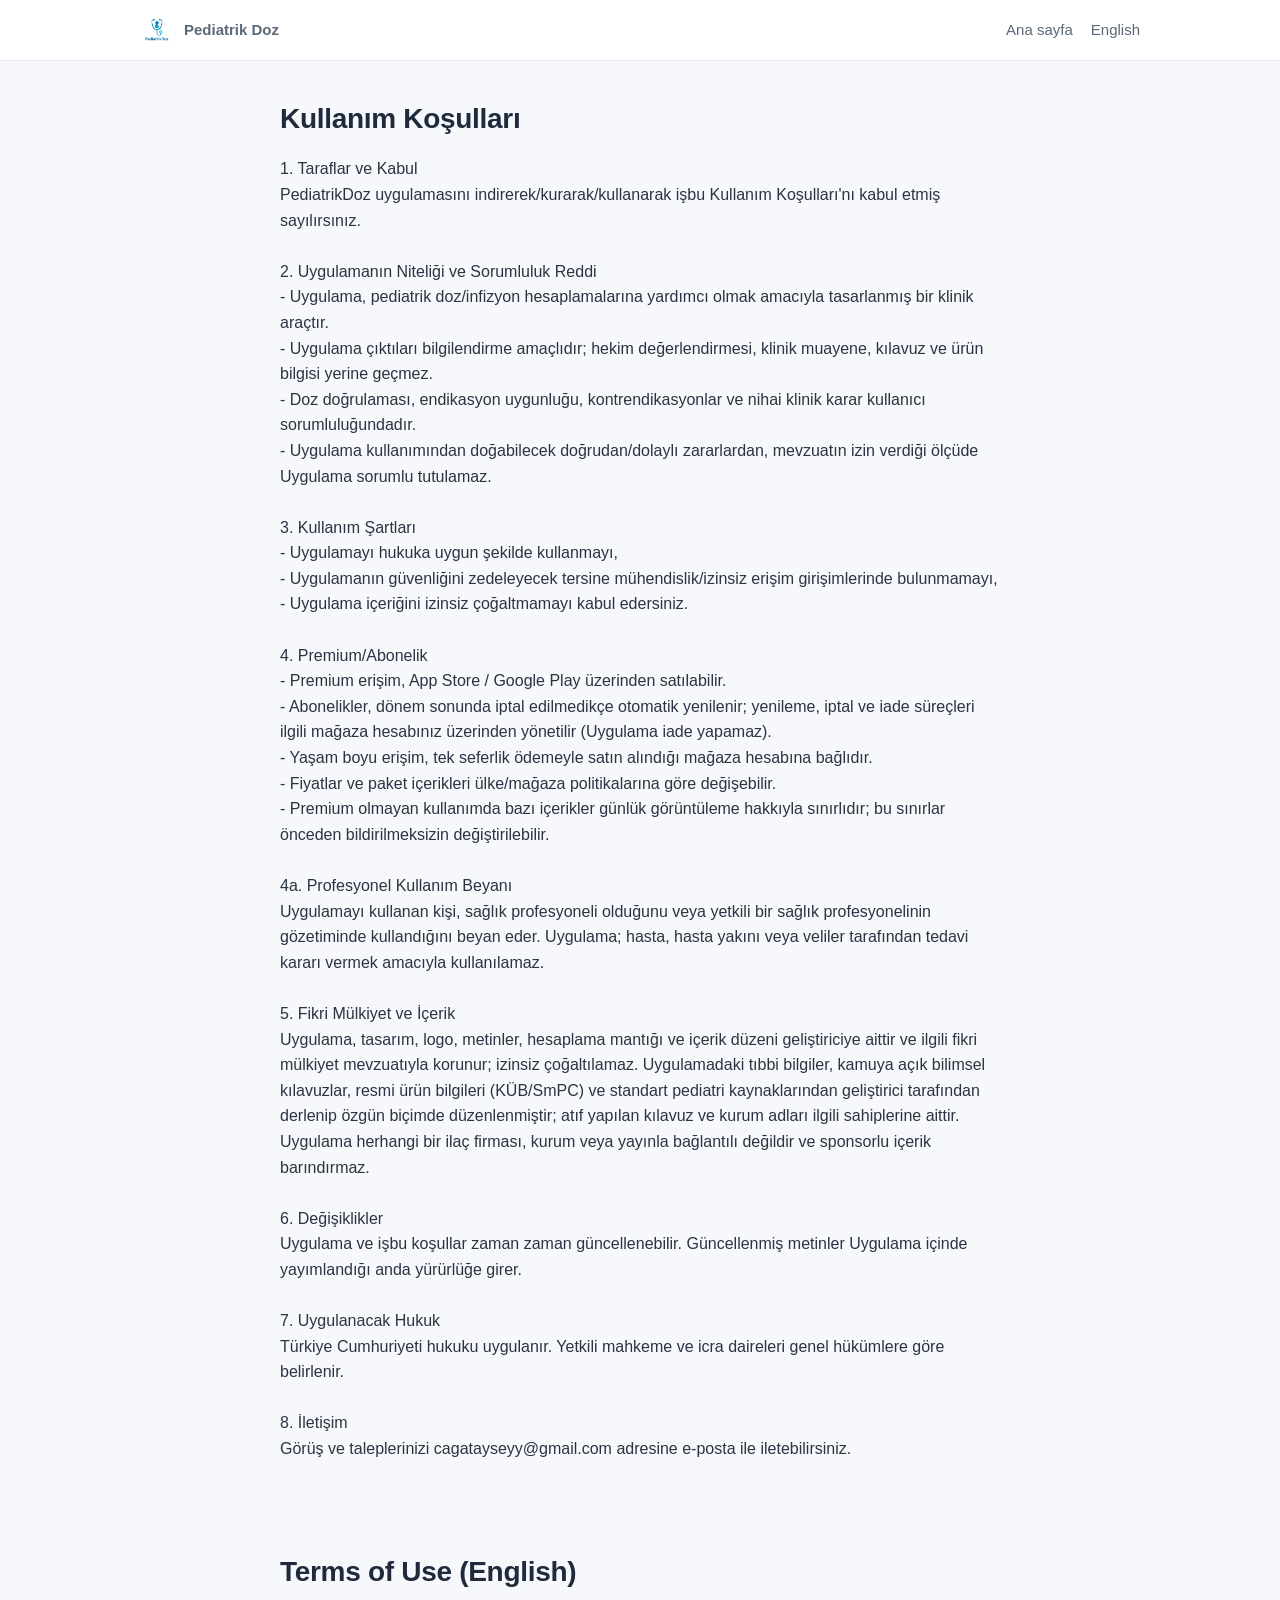
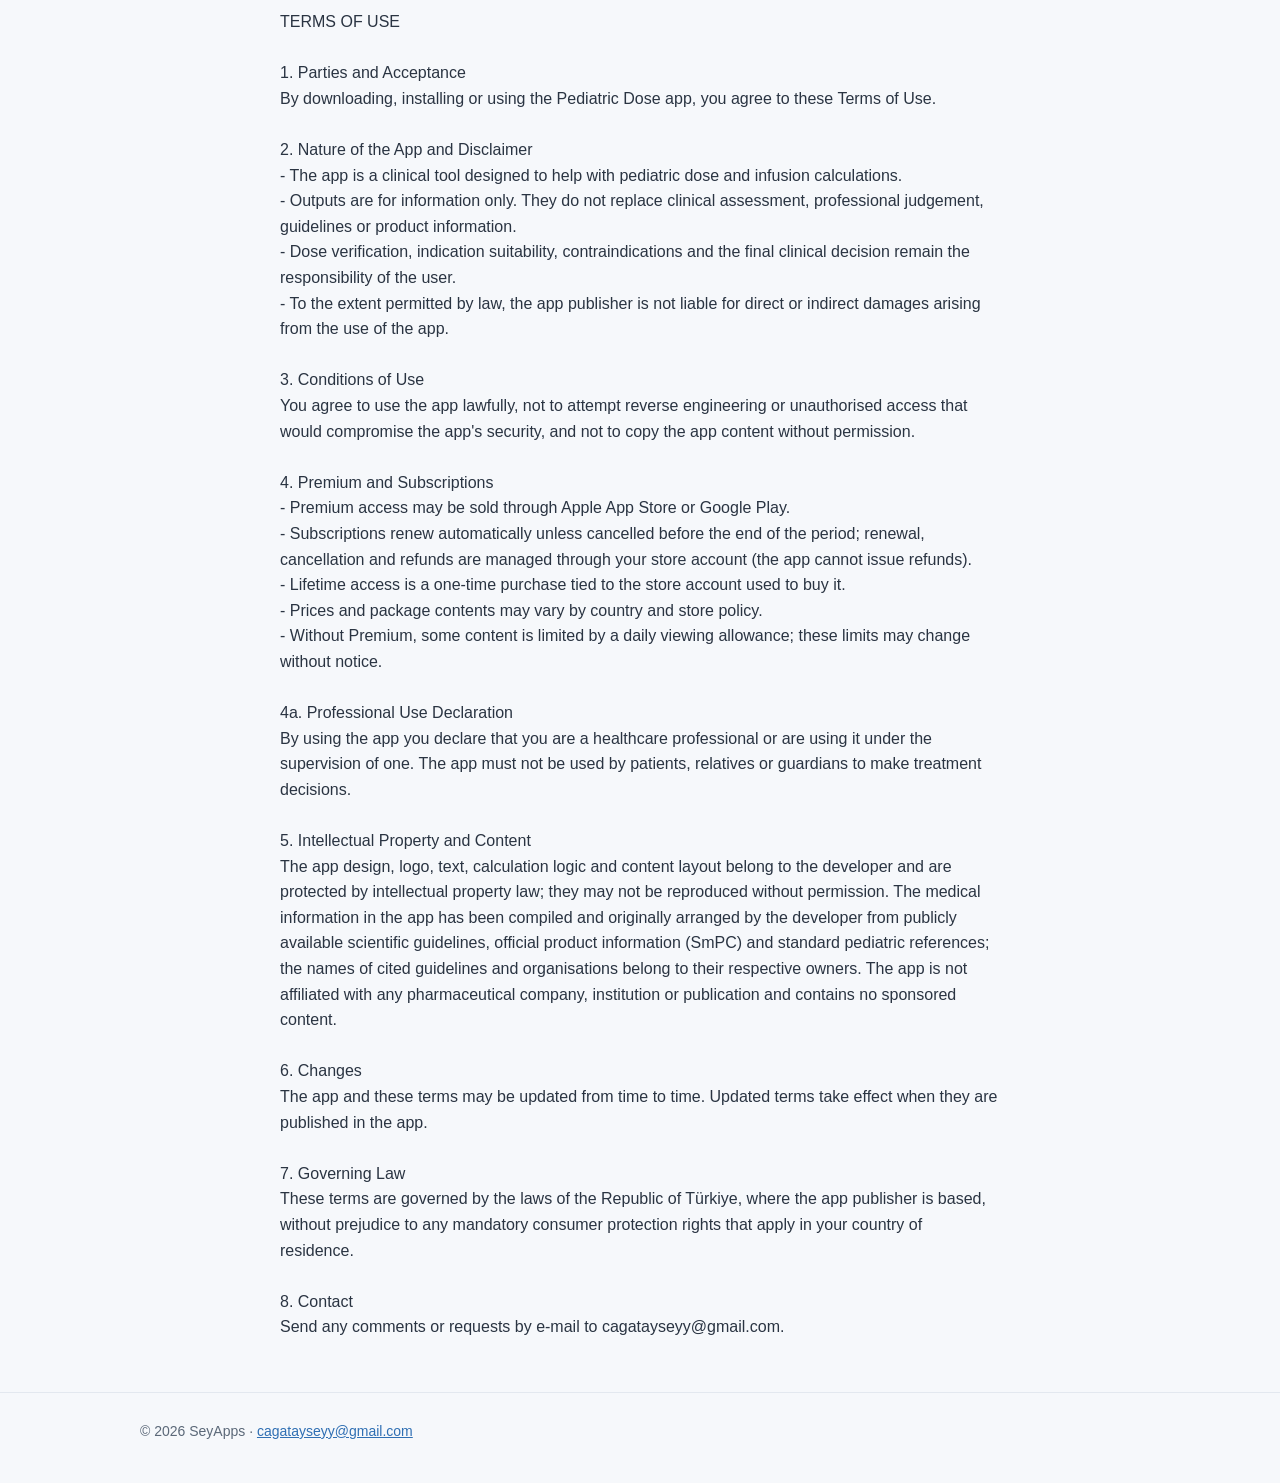
<file: kullanim-kosullari/index.html>
<!doctype html>
<html lang="tr"><head><meta charset="utf-8"><meta name="viewport" content="width=device-width,initial-scale=1">
<title>Kullanım Koşulları – Pediatrik Doz</title><meta name="description" content="Pediatrik Doz uygulamasının kullanım koşulları: sorumluluk reddi, profesyonel kullanım, abonelik, fikri mülkiyet.">
<link rel="canonical" href="https://cagatayseyy-cmyk.github.io/pediatrikdoz-site/kullanim-kosullari/"><link rel="stylesheet" href="../_style.css"><link rel="icon" href="../img/icon.png">
</head><body>
<header><div class="wrap nav"><a class="brand" href="../"><img src="../img/icon.png" alt="" width="34" height="34">Pediatrik Doz</a><ul><li><a href="../">Ana sayfa</a></li><li><a href="../en/">English</a></li></ul></div></header>
<main class="wrap legal"><section><h2>Kullanım Koşulları</h2><pre>1. Taraflar ve Kabul
PediatrikDoz uygulamasını indirerek/kurarak/kullanarak işbu Kullanım Koşulları&#x27;nı kabul etmiş sayılırsınız.

2. Uygulamanın Niteliği ve Sorumluluk Reddi
- Uygulama, pediatrik doz/infizyon hesaplamalarına yardımcı olmak amacıyla tasarlanmış bir klinik araçtır.
- Uygulama çıktıları bilgilendirme amaçlıdır; hekim değerlendirmesi, klinik muayene, kılavuz ve ürün bilgisi yerine geçmez.
- Doz doğrulaması, endikasyon uygunluğu, kontrendikasyonlar ve nihai klinik karar kullanıcı sorumluluğundadır.
- Uygulama kullanımından doğabilecek doğrudan/dolaylı zararlardan, mevzuatın izin verdiği ölçüde Uygulama sorumlu tutulamaz.

3. Kullanım Şartları
- Uygulamayı hukuka uygun şekilde kullanmayı,
- Uygulamanın güvenliğini zedeleyecek tersine mühendislik/izinsiz erişim girişimlerinde bulunmamayı,
- Uygulama içeriğini izinsiz çoğaltmamayı kabul edersiniz.

4. Premium/Abonelik
- Premium erişim, App Store / Google Play üzerinden satılabilir.
- Abonelikler, dönem sonunda iptal edilmedikçe otomatik yenilenir; yenileme, iptal ve iade süreçleri ilgili mağaza hesabınız üzerinden yönetilir (Uygulama iade yapamaz).
- Yaşam boyu erişim, tek seferlik ödemeyle satın alındığı mağaza hesabına bağlıdır.
- Fiyatlar ve paket içerikleri ülke/mağaza politikalarına göre değişebilir.
- Premium olmayan kullanımda bazı içerikler günlük görüntüleme hakkıyla sınırlıdır; bu sınırlar önceden bildirilmeksizin değiştirilebilir.

4a. Profesyonel Kullanım Beyanı
Uygulamayı kullanan kişi, sağlık profesyoneli olduğunu veya yetkili bir sağlık profesyonelinin gözetiminde kullandığını beyan eder. Uygulama; hasta, hasta yakını veya veliler tarafından tedavi kararı vermek amacıyla kullanılamaz.

5. Fikri Mülkiyet ve İçerik
Uygulama, tasarım, logo, metinler, hesaplama mantığı ve içerik düzeni geliştiriciye aittir ve ilgili fikri mülkiyet mevzuatıyla korunur; izinsiz çoğaltılamaz. Uygulamadaki tıbbi bilgiler, kamuya açık bilimsel kılavuzlar, resmi ürün bilgileri (KÜB/SmPC) ve standart pediatri kaynaklarından geliştirici tarafından derlenip özgün biçimde düzenlenmiştir; atıf yapılan kılavuz ve kurum adları ilgili sahiplerine aittir. Uygulama herhangi bir ilaç firması, kurum veya yayınla bağlantılı değildir ve sponsorlu içerik barındırmaz.

6. Değişiklikler
Uygulama ve işbu koşullar zaman zaman güncellenebilir. Güncellenmiş metinler Uygulama içinde yayımlandığı anda yürürlüğe girer.

7. Uygulanacak Hukuk
Türkiye Cumhuriyeti hukuku uygulanır. Yetkili mahkeme ve icra daireleri genel hükümlere göre belirlenir.

8. İletişim
Görüş ve taleplerinizi cagatayseyy@gmail.com adresine e-posta ile iletebilirsiniz.</pre></section>
<section><h2>Terms of Use (English)</h2><pre>TERMS OF USE

1. Parties and Acceptance
By downloading, installing or using the Pediatric Dose app, you agree to these Terms of Use.

2. Nature of the App and Disclaimer
- The app is a clinical tool designed to help with pediatric dose and infusion calculations.
- Outputs are for information only. They do not replace clinical assessment, professional judgement, guidelines or product information.
- Dose verification, indication suitability, contraindications and the final clinical decision remain the responsibility of the user.
- To the extent permitted by law, the app publisher is not liable for direct or indirect damages arising from the use of the app.

3. Conditions of Use
You agree to use the app lawfully, not to attempt reverse engineering or unauthorised access that would compromise the app&#x27;s security, and not to copy the app content without permission.

4. Premium and Subscriptions
- Premium access may be sold through Apple App Store or Google Play.
- Subscriptions renew automatically unless cancelled before the end of the period; renewal, cancellation and refunds are managed through your store account (the app cannot issue refunds).
- Lifetime access is a one-time purchase tied to the store account used to buy it.
- Prices and package contents may vary by country and store policy.
- Without Premium, some content is limited by a daily viewing allowance; these limits may change without notice.

4a. Professional Use Declaration
By using the app you declare that you are a healthcare professional or are using it under the supervision of one. The app must not be used by patients, relatives or guardians to make treatment decisions.

5. Intellectual Property and Content
The app design, logo, text, calculation logic and content layout belong to the developer and are protected by intellectual property law; they may not be reproduced without permission. The medical information in the app has been compiled and originally arranged by the developer from publicly available scientific guidelines, official product information (SmPC) and standard pediatric references; the names of cited guidelines and organisations belong to their respective owners. The app is not affiliated with any pharmaceutical company, institution or publication and contains no sponsored content.

6. Changes
The app and these terms may be updated from time to time. Updated terms take effect when they are published in the app.

7. Governing Law
These terms are governed by the laws of the Republic of Türkiye, where the app publisher is based, without prejudice to any mandatory consumer protection rights that apply in your country of residence.

8. Contact
Send any comments or requests by e-mail to cagatayseyy@gmail.com.</pre></section></main>
<footer><div class="wrap">© 2026 SeyApps · <a href="mailto:cagatayseyy@gmail.com">cagatayseyy@gmail.com</a></div></footer></body></html>
</file>
<file: _style.css>
:root{--navy:#1F2A3C;--blue:#2F6FB3;--turq:#2BB6B0;--bg:#F6F8FB;--text:#1F2A3C;--muted:#5B6878;--card:#fff;--border:#E3E8EF}
*{box-sizing:border-box}html{scroll-behavior:smooth}
body{margin:0;font-family:-apple-system,BlinkMacSystemFont,"Segoe UI",Inter,Roboto,sans-serif;color:var(--text);background:var(--bg);line-height:1.55}
a{color:var(--blue)}
.wrap{max-width:1040px;margin:0 auto;padding:0 20px}
header{background:#fff;border-bottom:1px solid var(--border);position:sticky;top:0;z-index:5}
.nav{display:flex;align-items:center;justify-content:space-between;height:60px}
.brand{display:flex;align-items:center;gap:10px;font-weight:700;color:var(--navy);text-decoration:none}
.brand img{width:34px;height:34px;border-radius:9px}
.nav ul{display:flex;gap:18px;list-style:none;margin:0;padding:0}
.nav a{text-decoration:none;color:var(--muted);font-size:15px}
.hero{padding:56px 0 40px;display:grid;grid-template-columns:1.1fr .9fr;gap:40px;align-items:center}
.hero h1{font-size:40px;line-height:1.15;margin:0 0 14px;letter-spacing:-.5px;color:var(--navy)}
.hero p.lead{font-size:18px;color:var(--muted);margin:0 0 22px}
.badges{display:flex;gap:12px;flex-wrap:wrap;align-items:center}
.btn{display:inline-flex;align-items:center;gap:8px;padding:12px 18px;border-radius:12px;font-weight:600;text-decoration:none;font-size:15px}
.btn.primary{background:var(--navy);color:#fff}.btn.ghost{border:1px solid var(--border);color:var(--navy);background:#fff}
.btn.soon{opacity:.6;pointer-events:none}
.shot{width:100%;max-width:340px;margin:0 auto;display:block;border-radius:28px;box-shadow:0 20px 50px rgba(31,42,60,.18)}
.stats{display:grid;grid-template-columns:repeat(4,1fr);gap:14px;margin:10px 0 40px}
.stat{background:#fff;border:1px solid var(--border);border-radius:16px;padding:16px;text-align:center}
.stat b{display:block;font-size:26px;color:var(--navy)}.stat span{font-size:13px;color:var(--muted)}
section{padding:36px 0}
h2{font-size:28px;margin:0 0 8px;color:var(--navy);letter-spacing:-.3px}
.sub{color:var(--muted);margin:0 0 22px}
.grid{display:grid;grid-template-columns:repeat(3,1fr);gap:16px}
.card{background:#fff;border:1px solid var(--border);border-radius:16px;padding:20px}
.card h3{margin:0 0 6px;font-size:17px;color:var(--navy)}.card p{margin:0;color:var(--muted);font-size:14.5px}
.icon{width:44px;height:44px;border-radius:12px;display:grid;place-items:center;margin-bottom:12px;font-size:22px;background:#E8F1FB}
.faq details{background:#fff;border:1px solid var(--border);border-radius:14px;padding:14px 18px;margin-bottom:10px}
.faq summary{cursor:pointer;font-weight:600;color:var(--navy)}
.faq p{margin:10px 0 0;color:var(--muted)}
.notice{background:#FFF6E0;border:1px solid #F3D98B;border-radius:14px;padding:14px 18px;font-size:14px;color:#5B4A12}
footer{border-top:1px solid var(--border);padding:28px 0 40px;color:var(--muted);font-size:14px}
footer .links{display:flex;gap:16px;flex-wrap:wrap;margin-bottom:10px}
.legal{max-width:760px}.legal pre{white-space:pre-wrap;font-family:inherit;line-height:1.6;color:#2a3442}
@media(max-width:820px){.hero{grid-template-columns:1fr;padding-top:32px}.hero h1{font-size:32px}.stats{grid-template-columns:repeat(2,1fr)}.grid{grid-template-columns:1fr}.nav ul{display:none}}
</file>
